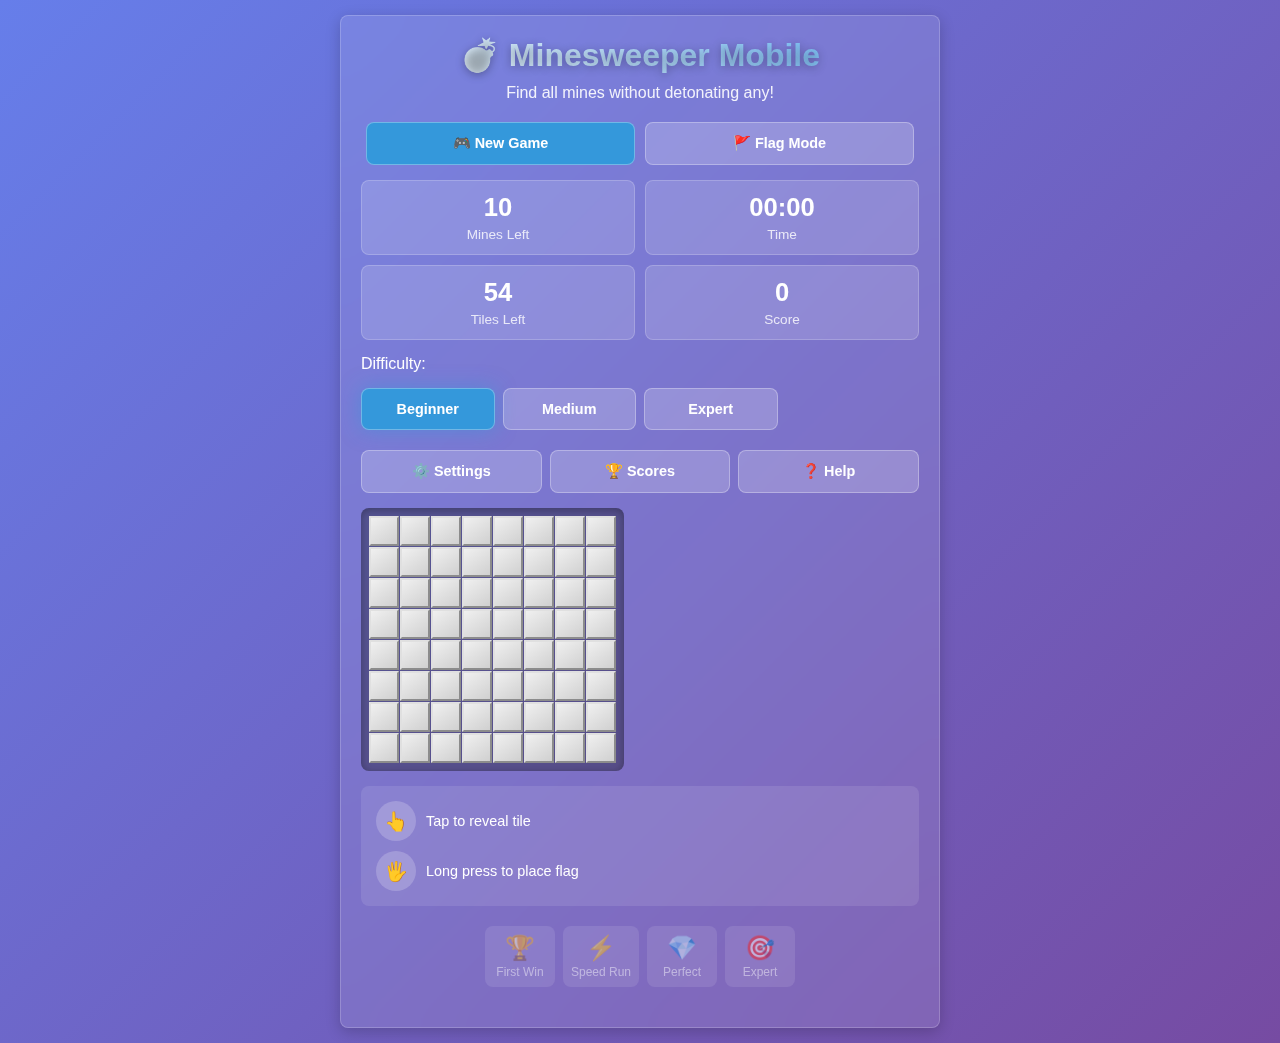
<file: index.html>
<!DOCTYPE html>
<html lang="en">
<head>
    <meta charset="UTF-8">
    <meta name="viewport" content="width=device-width, initial-scale=1.0, maximum-scale=1.0, user-scalable=no">
    <script src="script.js"></script>
    <link rel="stylesheet" href="styles.css">
    <title>Minesweeper Mobile</title>
</head>
<body>
    <div class="game-container">
        <div class="header">
            <h1 class="title">💣 Minesweeper Mobile</h1>
            <p class="subtitle">Find all mines without detonating any!</p>
        </div>

        <div class="mobile-controls">
            <button class="btn primary" onclick="newGame()">🎮 New Game</button>
            <button class="btn" id="flag-btn" onclick="toggleFlagMode()">🚩 Flag Mode</button>
        </div>

        <div class="stats-panel">
            <div class="stat-card">
                <div class="stat-value" id="mines-count">10</div>
                <div class="stat-label">Mines Left</div>
            </div>
            <div class="stat-card">
                <div class="stat-value" id="timer">00:00</div>
                <div class="stat-label">Time</div>
            </div>
            <div class="stat-card">
                <div class="stat-value" id="tiles-left">54</div>
                <div class="stat-label">Tiles Left</div>
            </div>
            <div class="stat-card">
                <div class="stat-value" id="score">0</div>
                <div class="stat-label">Score</div>
            </div>
        </div>

        <div class="controls">
            <label>Difficulty:</label>
            <div class="difficulty-buttons">
                <button class="btn active" onclick="setDifficulty('beginner')">Beginner</button>
                <button class="btn" onclick="setDifficulty('intermediate')">Medium</button>
                <button class="btn" onclick="setDifficulty('expert')">Expert</button>
            </div>
        </div>

        <div class="game-actions">
            <button class="btn" onclick="toggleSettings()">⚙️ Settings</button>
            <button class="btn" onclick="showLeaderboard()">🏆 Scores</button>
            <button class="btn" onclick="showHelp()">❓ Help</button>
        </div>

        <div class="board-container">
            <div class="board" id="board"></div>
        </div>

        <div class="touch-instructions">
            <div class="touch-item">
                <div class="touch-icon">👆</div>
                <div>Tap to reveal tile</div>
            </div>
            <div class="touch-item">
                <div class="touch-icon">🖐️</div>
                <div>Long press to place flag</div>
            </div>
        </div>

        <div class="settings-panel" id="settings-panel">
            <h3>Game Settings</h3>
            <div class="setting-row">
                <div class="setting-label">Sound Effects:</div>
                <input type="checkbox" id="sound-toggle" checked onchange="toggleSound()">
            </div>
            <div class="setting-row">
                <div class="setting-label">Animations:</div>
                <input type="checkbox" id="animation-toggle" checked onchange="toggleAnimations()">
            </div>
            <div class="setting-row">
                <div class="setting-label">Theme:</div>
                <div class="themes">
                    <div class="theme-btn theme-classic active" onclick="setTheme('classic')"></div>
                    <div class="theme-btn theme-ocean" onclick="setTheme('ocean')"></div>
                    <div class="theme-btn theme-sunset" onclick="setTheme('sunset')"></div>
                    <div class="theme-btn theme-forest" onclick="setTheme('forest')"></div>
                    <div class="theme-btn theme-dark" onclick="setTheme('dark')"></div>
                </div>
            </div>
        </div>

        <div class="achievements" id="achievements">
            <div class="achievement" data-achievement="first-win">
                <div class="achievement-icon">🏆</div>
                <div class="achievement-title">First Win</div>
            </div>
            <div class="achievement" data-achievement="speed-demon">
                <div class="achievement-icon">⚡</div>
                <div class="achievement-title">Speed Run</div>
            </div>
            <div class="achievement" data-achievement="perfectionist">
                <div class="achievement-icon">💎</div>
                <div class="achievement-title">Perfect</div>
            </div>
            <div class="achievement" data-achievement="expert-cleared">
                <div class="achievement-icon">🎯</div>
                <div class="achievement-title">Expert</div>
            </div>
        </div>
    </div>

    <!-- Game Over Modal -->
    <div class="modal" id="game-modal">
        <div class="modal-content">
            <h2 class="modal-title" id="modal-title">Game Over!</h2>
            <p id="modal-message">Better luck next time!</p>
            <div id="modal-stats"></div>
            <div class="modal-buttons">
                <button class="btn primary" onclick="newGame(); closeModal()">Play Again</button>
                <button class="btn" onclick="closeModal()">Close</button>
            </div>
        </div>
    </div>

    <!-- Leaderboard Modal -->
    <div class="modal" id="leaderboard-modal">
        <div class="modal-content">
            <h2 class="modal-title">🏆 High Scores</h2>
            <div class="leaderboard" id="leaderboard-content"></div>
            <button class="btn" onclick="closeLeaderboard()">Close</button>
        </div>
    </div>

    <!-- Help Modal -->
    <div class="modal" id="help-modal">
        <div class="modal-content">
            <h2 class="modal-title">How to Play</h2>
            <div style="text-align: left; padding: 10px 0;">
                <p><strong>Goal:</strong> Clear the minefield without detonating any mines.</p>
                <p><strong>Controls:</strong></p>
                <ul style="padding-left: 20px; margin: 10px 0;">
                    <li><strong>Tap a tile</strong> to reveal it</li>
                    <li><strong>Long press</strong> to place/remove a flag</li>
                    <li>Numbers show mines in adjacent tiles</li>
                </ul>
                <p><strong>Tips:</strong></p>
                <ul style="padding-left: 20px; margin: 10px 0;">
                    <li>Start with corners and edges</li>
                    <li>Use flags to mark potential mines</li>
                    <li>Look for patterns in the numbers</li>
                </ul>
            </div>
            <button class="btn primary" onclick="closeHelp()">Got it!</button>
        </div>
    </div>
</body>
</html>
</file>
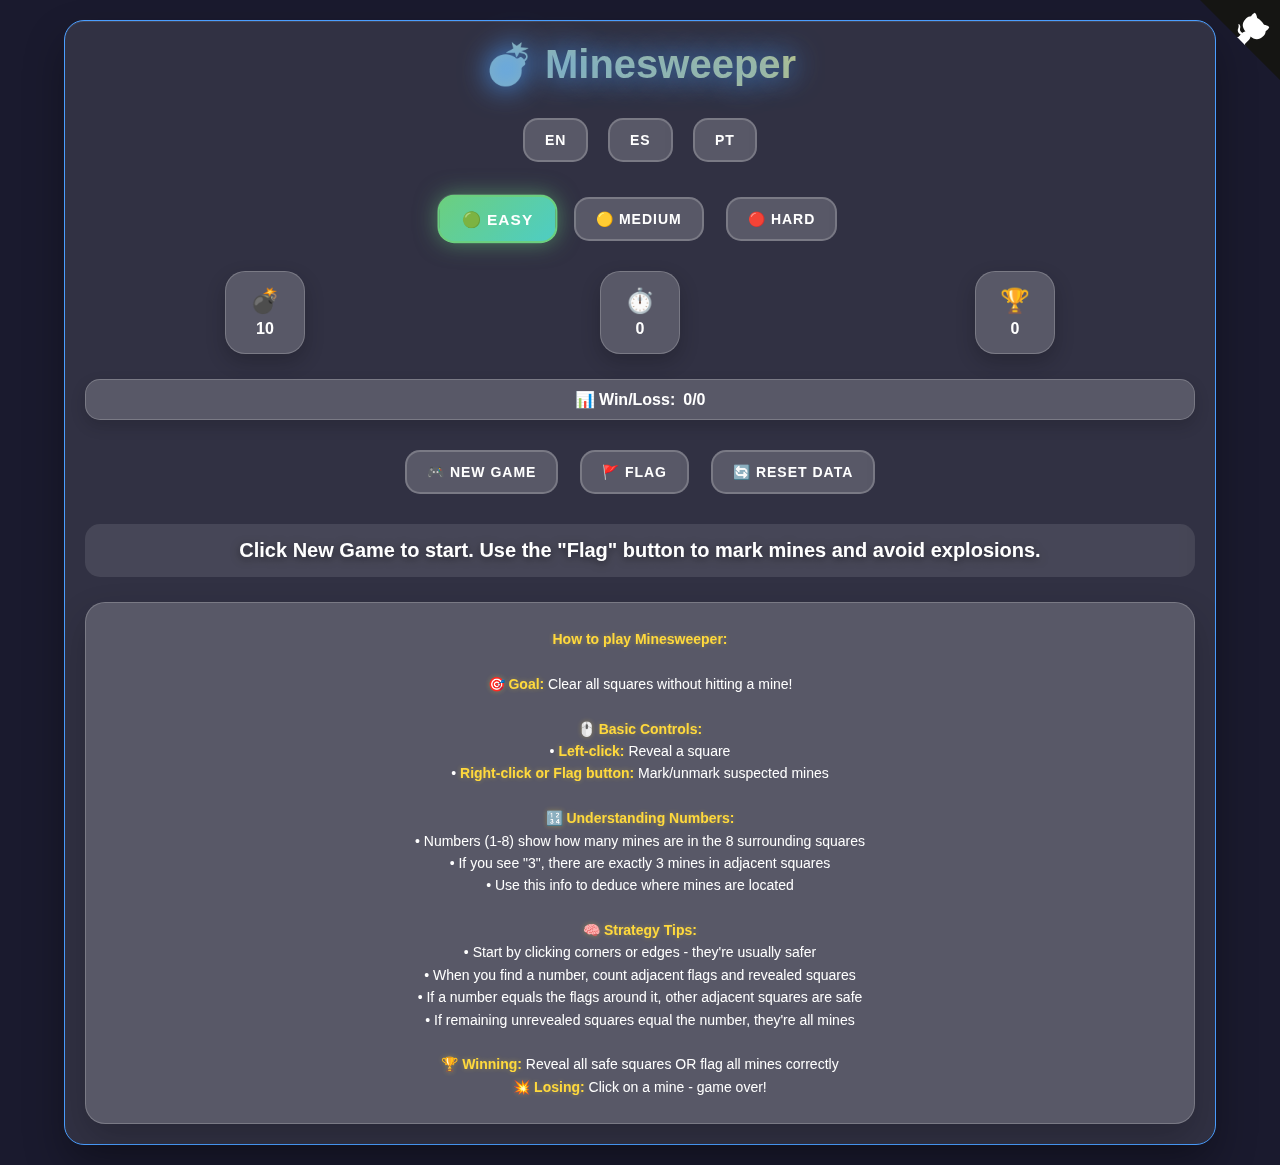
<file: minesweeper_game/index.html>
<!-- 
MINESWEEPER GAME - HTML STRUCTURE DOCUMENTATION

This H    <title>💣 Minesweeper</title>
    <link rel="icon" href="favicon.ico" type="image/x-icon">
    <link rel="apple-touch-icon" sizes="180x180" href="apple-touch-icon.png">
    <link rel="icon" type="image/png" sizes="32x32" href="favicon-32x32.png">
    <link rel="icon" type="image/png" sizes="16x16" href="favicon-16x16.png">
    <link rel="manifest" href="site.webmanifest">ile serves as the main interface for a responsive Minesweeper game with the following features:

META CONFIGURATION:
- UTF-8 encoding for proper character support
- Responsive viewport settings with user scaling disabled
- Theme color set to dark blue (#1a1a2e) for mobile browsers
- Critical CSS inlined for faster loading performance

GITHUB INTEGRATION:
- GitHub corner ribbon with animated octocat for source code access
- Links to: https://github.com/eduardo2580/minesweeper
- Responsive animations that adapt to mobile devices

GAME INTERFACE COMPONENTS:

1. LANGUAGE CONTROLS:
    - Multi-language support (EN/ES/PT)
    - Active state management for selected language

2. DIFFICULTY SETTINGS:
    - Three difficulty levels: Easy (🟢), Medium (🟡), Hard (🔴)
    - Visual indicators with emoji and color coding

3. GAME STATISTICS:
    - Real-time mine counter (💣)
    - Game timer (⏱️)
    - Score tracking (🏆)
    - Win/Loss ratio display (📊)

4. GAME CONTROLS:
    - New Game button (🎮)
    - Flag toggle button (🚩)
    - Reset Data button (🔄)

5. GAME BOARD:
    - Dynamic board container (initially hidden)
    - Populated via JavaScript based on difficulty

6. USER FEEDBACK:
    - Message area for game notifications
    - Comprehensive instructions section with gameplay mechanics

ACCESSIBILITY FEATURES:
- Proper ARIA labels for screen readers
- Semantic HTML structure
- Mobile-friendly touch controls
- High contrast color scheme

EXTERNAL DEPENDENCIES:
- styles.css: Main stylesheet
- script.js: Game logic and functionality

The layout is containerized with responsive design principles, ensuring optimal gameplay across desktop and mobile devices.
-->
<!DOCTYPE html>
<html lang="en">
<head>
    <meta charset="UTF-8">
    <meta name="viewport" content="width=device-width, initial-scale=1.0, user-scalable=no">
    <meta name="theme-color" content="#1a1a2e">
    <link rel="stylesheet" href="styles.css">
    <title>Minesweeper</title>
    <link rel="apple-touch-icon" sizes="180x180" href="apple-touch-icon.png">
    <link rel="icon" type="image/png" sizes="32x32" href="favicon-32x32.png">
    <link rel="icon" type="image/png" sizes="16x16" href="favicon-16x16.png">
    <link rel="manifest" href="site.webmanifest">
    <style>
        /* Critical CSS for fast loading */
        body { font-family: Arial, sans-serif; margin: 0; background: #1a1a2e; color: white; }
        .container { max-width: 90vw; margin: 0 auto; padding: 20px; }
    </style>
</head>
<body>
    <a href="https://github.com/eduardo2580/minesweeper" class="github-corner" aria-label="View source on GitHub" style="z-index: 9999;"><svg width="80" height="80" viewBox="0 0 250 250" style="fill:#151513; color:#fff; position: absolute; top: 0; border: 0; right: 0;" aria-hidden="true"><path d="M0,0 L115,115 L130,115 L142,142 L250,250 L250,0 Z"/><path d="M128.3,109.0 C113.8,99.7 119.0,89.6 119.0,89.6 C122.0,82.7 120.5,78.6 120.5,78.6 C119.2,72.0 123.4,76.3 123.4,76.3 C127.3,80.9 125.5,87.3 125.5,87.3 C122.9,97.6 130.6,101.9 134.4,103.2" fill="currentColor" style="transform-origin: 130px 106px;" class="octo-arm"/><path d="M115.0,115.0 C114.9,115.1 118.7,116.5 119.8,115.4 L133.7,101.6 C136.9,99.2 139.9,98.4 142.2,98.6 C133.8,88.0 127.5,74.4 143.8,58.0 C148.5,53.4 154.0,51.2 159.7,51.0 C160.3,49.4 163.2,43.6 171.4,40.1 C171.4,40.1 176.1,42.5 178.8,56.2 C183.1,58.6 187.2,61.8 190.9,65.4 C194.5,69.0 197.7,73.2 200.1,77.6 C213.8,80.2 216.3,84.9 216.3,84.9 C212.7,93.1 206.9,96.0 205.4,96.6 C205.1,102.4 203.0,107.8 198.3,112.5 C181.9,128.9 168.3,122.5 157.7,114.1 C157.9,116.9 156.7,120.9 152.7,124.9 L141.0,136.5 C139.8,137.7 141.6,141.9 141.8,141.8 Z" fill="currentColor" class="octo-body"/></svg></a><style>.github-corner:hover .octo-arm{animation:octocat-wave 560ms ease-in-out}@keyframes octocat-wave{0%,100%{transform:rotate(0)}20%,60%{transform:rotate(-25deg)}40%,80%{transform:rotate(10deg)}}@media (max-width:500px){.github-corner:hover .octo-arm{animation:none}.github-corner .octo-arm{animation:octocat-wave 560ms ease-in-out}}</style>
    <div class="container">
        <h1 id="title">💣 MINESWEEPER</h1>
        
        <div class="controls">
            <button class="lang-btn active" data-lang="en">EN</button>
            <button class="lang-btn" data-lang="es">ES</button>
            <button class="lang-btn" data-lang="pt">PT</button>
        </div>
        
        <div class="difficulty-controls">
            <button class="diff-btn active" data-diff="easy" id="easyBtn">🟢 Easy</button>
            <button class="diff-btn" data-diff="medium" id="mediumBtn">🟡 Medium</button>
            <button class="diff-btn" data-diff="hard" id="hardBtn">🔴 Hard</button>
        </div>
        
        <div class="stats">
            <div class="stat">
                <div>💣</div>
                <div id="mines">10</div>
            </div>
            <div class="stat">
                <div>⏱️</div>
                <div id="time">0</div>
            </div>
            <div class="stat">
                <div>🏆</div>
                <div id="score">0</div>
            </div>
        </div>
        
        <div class="records">
            <div class="record">
                <div id="winLossLabel">📊 Win/Loss:</div>
                <div id="winLoss">0/0</div>
            </div>
        </div>
        
        <div class="game-buttons">
            <button class="btn" id="newGameBtn">🎮 New Game</button>
            <button class="btn" id="flagBtn">🚩 Flag</button>
            <button class="btn" id="resetBtn">🔄 Reset Data</button>
        </div>
        
        <div class="board" id="board" style="display: none;"></div>
        
        <div class="message" id="message"></div>
        
        <div class="instructions" id="instructions">
            <strong>How to play Minesweeper:</strong><br><br>
            <strong>🎯 Goal:</strong> Clear all squares without hitting a mine!<br><br>
            
            <strong>🖱️ Basic Controls:</strong><br>
            • <strong>Left-click:</strong> Reveal a square<br>
            • <strong>Right-click or Flag button:</strong> Mark/unmark suspected mines<br><br>
            
            <strong>🔢 Understanding Numbers:</strong><br>
            • Numbers (1-8) show how many mines are in the 8 surrounding squares<br>
            • If you see "3", there are exactly 3 mines in adjacent squares<br>
            • Use this info to deduce where mines are located<br><br>
            
            <strong>🧠 Strategy Tips:</strong><br>
            • Start by clicking corners or edges - they're usually safer<br>
            • When you find a number, count adjacent flags and revealed squares<br>
            • If a number equals the flags around it, other adjacent squares are safe<br>
            • If remaining unrevealed squares equal the number, they're all mines<br><br>
            
            <strong>🏆 Winning:</strong> Reveal all safe squares OR flag all mines correctly<br>
            <strong>💥 Losing:</strong> Click on a mine - game over!
        </div>
    </div>

    <script>

    </script>
    <script src="script.js"></script>
</body>
</html>
</file>
<file: styles.css>
:root {
    --primary-color: #2c3e50;
    --secondary-color: #3498db;
    --accent-color: #e74c3c;
    --success-color: #27ae60;
    --warning-color: #f39c12;
    --bg-gradient: linear-gradient(135deg, #667eea 0%, #764ba2 100%);
    --tile-size: 30px;
    --border-radius: 8px;
    --shadow: 0 4px 15px rgba(0,0,0,0.2);
    --glow: 0 0 20px rgba(52, 152, 219, 0.5);
}

* {
    margin: 0;
    padding: 0;
    box-sizing: border-box;
    -webkit-tap-highlight-color: transparent;
}

body {
    font-family: 'Segoe UI', Tahoma, Geneva, Verdana, sans-serif;
    background: var(--bg-gradient);
    min-height: 100vh;
    display: flex;
    flex-direction: column;
    align-items: center;
    padding: 15px;
    color: white;
    overflow-x: auto;
    touch-action: manipulation;
}

.game-container {
    background: rgba(255, 255, 255, 0.1);
    backdrop-filter: blur(20px);
    border-radius: var(--border-radius);
    padding: 20px;
    box-shadow: var(--shadow);
    border: 1px solid rgba(255, 255, 255, 0.2);
    width: 100%;
    max-width: 600px;
}

.header {
    text-align: center;
    margin-bottom: 20px;
}

.title {
    font-size: 2rem;
    font-weight: 700;
    margin-bottom: 10px;
    background: linear-gradient(45deg, #fff, #64b5f6);
    -webkit-background-clip: text;
    -webkit-text-fill-color: transparent;
    background-clip: text;
    text-shadow: 0 2px 10px rgba(0,0,0,0.3);
}

.subtitle {
    font-size: 1rem;
    opacity: 0.9;
    margin-bottom: 15px;
}

.mobile-controls {
    display: flex;
    justify-content: space-between;
    margin-bottom: 15px;
}

.mobile-controls .btn {
    flex: 1;
    margin: 0 5px;
}

.stats-panel {
    display: grid;
    grid-template-columns: repeat(2, 1fr);
    gap: 10px;
    margin-bottom: 15px;
}

.stat-card {
    background: rgba(255, 255, 255, 0.15);
    padding: 12px;
    border-radius: var(--border-radius);
    text-align: center;
    border: 1px solid rgba(255, 255, 255, 0.2);
    transition: all 0.3s ease;
}

.stat-value {
    font-size: 1.6rem;
    font-weight: bold;
    margin-bottom: 5px;
}

.stat-label {
    font-size: 0.85rem;
    opacity: 0.8;
}

.controls {
    display: flex;
    flex-direction: column;
    gap: 15px;
    margin-bottom: 20px;
}

.difficulty-buttons {
    display: grid;
    grid-template-columns: repeat(4, 1fr);
    gap: 8px;
}

.btn {
    padding: 12px;
    border: none;
    border-radius: var(--border-radius);
    cursor: pointer;
    font-weight: 600;
    transition: all 0.3s ease;
    background: rgba(255, 255, 255, 0.2);
    color: white;
    border: 1px solid rgba(255, 255, 255, 0.3);
    font-size: 0.9rem;
    display: flex;
    align-items: center;
    justify-content: center;
    gap: 5px;
}

.btn:hover {
    transform: translateY(-2px);
    box-shadow: 0 6px 20px rgba(0,0,0,0.3);
}

.btn.active {
    background: var(--secondary-color);
    box-shadow: var(--glow);
}

.btn.primary {
    background: var(--secondary-color);
}

.btn.danger {
    background: var(--accent-color);
}

.btn.success {
    background: var(--success-color);
}

.game-actions {
    display: grid;
    grid-template-columns: repeat(3, 1fr);
    gap: 8px;
    margin-bottom: 15px;
}

.board-container {
    overflow: auto;
    margin: 0 -10px;
    padding: 0 10px;
}

.board {
    display: inline-grid;
    gap: 1px;
    background: rgba(0, 0, 0, 0.3);
    border-radius: var(--border-radius);
    padding: 8px;
    box-shadow: inset 0 2px 10px rgba(0,0,0,0.3);
    margin: 0 auto;
}

.tile {
    width: var(--tile-size);
    height: var(--tile-size);
    background: linear-gradient(145deg, #f0f0f0, #d0d0d0);
    border: 2px outset #e0e0e0;
    display: flex;
    align-items: center;
    justify-content: center;
    font-weight: bold;
    font-size: 14px;
    cursor: pointer;
    transition: all 0.2s ease;
    user-select: none;
}

.tile.revealed {
    background: linear-gradient(145deg, #e8e8e8, #c8c8c8);
    border: 1px inset #d0d0d0;
    cursor: default;
}

.tile.mine {
    background: linear-gradient(145deg, #ff6b6b, #ff4757);
    animation: explosion 0.5s ease-out;
}

.tile.flagged {
    background: linear-gradient(145deg, #feca57, #ff9ff3);
}

.tile.questioned {
    background: linear-gradient(145deg, #a8e6cf, #88d8a3);
}

/* Number colors */
.tile.n1 { color: #0066cc; }
.tile.n2 { color: #009900; }
.tile.n3 { color: #cc0000; }
.tile.n4 { color: #000080; }
.tile.n5 { color: #800000; }
.tile.n6 { color: #008080; }
.tile.n7 { color: #000000; }
.tile.n8 { color: #808080; }

@keyframes explosion {
    0% { transform: scale(1); }
    50% { transform: scale(1.3); background: #ff0000; }
    100% { transform: scale(1); }
}

@keyframes reveal {
    0% { transform: scale(0.8); opacity: 0; }
    100% { transform: scale(1); opacity: 1; }
}

.tile.revealing {
    animation: reveal 0.2s ease-out;
}

@keyframes win {
    0%, 100% { transform: scale(1); }
    50% { transform: scale(1.1); }
}

.winning {
    animation: win 0.5s ease-in-out 3;
}

.modal {
    position: fixed;
    top: 0;
    left: 0;
    width: 100%;
    height: 100%;
    background: rgba(0, 0, 0, 0.8);
    display: none;
    align-items: center;
    justify-content: center;
    z-index: 1000;
    padding: 20px;
}

.modal.show {
    display: flex;
}

.modal-content {
    background: var(--bg-gradient);
    padding: 30px;
    border-radius: var(--border-radius);
    text-align: center;
    width: 100%;
    max-width: 400px;
    box-shadow: var(--shadow);
    border: 1px solid rgba(255, 255, 255, 0.2);
}

.modal-title {
    font-size: 1.8rem;
    margin-bottom: 20px;
}

.modal-buttons {
    display: flex;
    gap: 10px;
    margin-top: 20px;
}

.modal-buttons .btn {
    flex: 1;
}

.settings-panel {
    display: none;
    background: rgba(255, 255, 255, 0.1);
    padding: 20px;
    border-radius: var(--border-radius);
    margin-top: 20px;
}

.settings-panel.show {
    display: block;
}

.setting-row {
    display: flex;
    justify-content: space-between;
    align-items: center;
    margin-bottom: 15px;
    flex-wrap: wrap;
}

.setting-label {
    flex: 1;
    min-width: 120px;
}

.slider {
    flex: 2;
    min-width: 150px;
}

.themes {
    display: flex;
    gap: 8px;
    flex-wrap: wrap;
    justify-content: flex-end;
}

.theme-btn {
    width: 35px;
    height: 35px;
    border-radius: 50%;
    border: 2px solid white;
    cursor: pointer;
    transition: all 0.3s ease;
}

.theme-btn.active {
    transform: scale(1.2);
    box-shadow: 0 0 15px rgba(255, 255, 255, 0.8);
}

.theme-classic { background: linear-gradient(135deg, #667eea 0%, #764ba2 100%); }
.theme-ocean { background: linear-gradient(135deg, #2196F3 0%, #21CBF3 100%); }
.theme-sunset { background: linear-gradient(135deg, #FF9A56 0%, #FF6B6B 100%); }
.theme-forest { background: linear-gradient(135deg, #11998e 0%, #38ef7d 100%); }
.theme-dark { background: linear-gradient(135deg, #2c3e50 0%, #4a6741 100%); }

.achievements {
    display: flex;
    gap: 8px;
    flex-wrap: wrap;
    justify-content: center;
    margin: 20px 0;
}

.achievement {
    background: rgba(255, 255, 255, 0.2);
    padding: 8px;
    border-radius: var(--border-radius);
    text-align: center;
    min-width: 70px;
    opacity: 0.5;
    transition: all 0.3s ease;
    font-size: 0.85rem;
}

.achievement.unlocked {
    opacity: 1;
    background: rgba(39, 174, 96, 0.3);
    box-shadow: 0 0 15px rgba(39, 174, 96, 0.5);
}

.achievement-icon {
    font-size: 1.5rem;
    margin-bottom: 3px;
}

.achievement-title {
    font-size: 0.75rem;
}

/* Touch instructions */
.touch-instructions {
    background: rgba(255, 255, 255, 0.1);
    padding: 15px;
    border-radius: var(--border-radius);
    margin-top: 15px;
    display: flex;
    flex-direction: column;
    gap: 10px;
    font-size: 0.9rem;
}

.touch-item {
    display: flex;
    align-items: center;
    gap: 10px;
}

.touch-icon {
    background: rgba(255, 255, 255, 0.2);
    width: 40px;
    height: 40px;
    border-radius: 50%;
    display: flex;
    align-items: center;
    justify-content: center;
    font-size: 1.2rem;
}

/* Mobile specific optimizations */
@media (max-width: 768px) {
    :root {
        --tile-size: 28px;
    }
    
    .game-container {
        padding: 15px;
    }
    
    .title {
        font-size: 1.8rem;
    }
    
    .difficulty-buttons {
        grid-template-columns: repeat(2, 1fr);
    }
}

@media (max-width: 480px) {
    :root {
        --tile-size: 24px;
    }
    
    .game-container {
        padding: 12px;
    }
    
    .title {
        font-size: 1.6rem;
    }
    
    .btn {
        padding: 10px;
        font-size: 0.85rem;
    }
    
    .stat-value {
        font-size: 1.4rem;
    }
    
    .stat-card {
        padding: 10px;
    }
    
    .modal-content {
        padding: 20px;
    }
}

@media (max-width: 360px) {
    :root {
        --tile-size: 22px;
    }
    
    .btn {
        font-size: 0.8rem;
    }
}
</file>
<file: minesweeper_game/styles.css>
/**
 * The Best Minesweeper Game - Enhanced CSS with Minimal JS
 * Modern animations, smooth transitions, and beautiful UI
 */

:root {
    --primary-color: #4a9eff;
    --secondary-color: #ff6b6b;
    --accent-color: #ffd93d;
    --success-color: #6bcf7f;
    --danger-color: #e74c3c;
    --dark-bg: #1a1a2e;
    --panel-bg: #16213e;
    --glass-bg: rgba(255, 255, 255, 0.1);
    --border-color: #4a9eff;
    --shadow-light: rgba(255, 255, 255, 0.1);
    --shadow-dark: rgba(0, 0, 0, 0.3);
    --glow-primary: 0 0 20px rgba(74, 158, 255, 0.5);
    --glow-success: 0 0 20px rgba(107, 207, 127, 0.5);
    --glow-danger: 0 0 20px rgba(255, 107, 107, 0.5);
}

* {
    margin: 0;
    padding: 0;
    box-sizing: border-box;
}

body {
    font-family: 'Segoe UI', -apple-system, BlinkMacSystemFont, sans-serif;
    background: linear-gradient(135deg, var(--dark-bg) 0%, var(--panel-bg) 100%);
    min-height: 100vh;
    display: flex;
    flex-direction: column;
    align-items: center;
    justify-content: center;
    padding: 20px;
    color: white;
    overflow-x: hidden;
    /* Hardware acceleration */
    -webkit-transform: translateZ(0);
    transform: translateZ(0);
    will-change: auto;
}

/* Modern Container with Glassmorphism */
.container {
    background: var(--glass-bg);
    backdrop-filter: blur(20px);
    border: 1px solid var(--border-color);
    border-radius: 20px;
    padding: 30px;
    text-align: center;
    max-width: 500px;
    width: 100%;
    box-shadow: 
        0 20px 40px var(--shadow-dark),
        inset 0 1px 0 var(--shadow-light);
    animation: containerFloat 6s ease-in-out infinite;
    transform-style: preserve-3d;
}

@keyframes containerFloat {
    0%, 100% { transform: translateY(0) rotateX(0deg); }
    50% { transform: translateY(-10px) rotateX(1deg); }
}

/* Enhanced Typography */
h1 {
    font-size: 2.5rem;
    font-weight: 700;
    margin-bottom: 25px;
    background: linear-gradient(45deg, var(--primary-color), var(--accent-color));
    -webkit-background-clip: text;
    -webkit-text-fill-color: transparent;
    background-clip: text;
    text-shadow: 0 0 30px var(--primary-color);
    animation: titleGlow 3s ease-in-out infinite alternate;
}

@keyframes titleGlow {
    from { filter: drop-shadow(0 0 10px var(--primary-color)); }
    to { filter: drop-shadow(0 0 20px var(--accent-color)); }
}

/* Modern Controls with Enhanced Animations */
.controls {
    margin-bottom: 25px;
    display: flex;
    justify-content: center;
    gap: 10px;
    flex-wrap: wrap;
}

.lang-btn, .btn, .diff-btn {
    background: var(--glass-bg);
    backdrop-filter: blur(10px);
    border: 2px solid rgba(255, 255, 255, 0.2);
    color: white;
    padding: 12px 20px;
    margin: 5px;
    border-radius: 15px;
    cursor: pointer;
    font-size: 14px;
    font-weight: 600;
    text-transform: uppercase;
    letter-spacing: 1px;
    position: relative;
    overflow: hidden;
    transition: all 0.4s cubic-bezier(0.175, 0.885, 0.32, 1.275);
    transform: translateZ(0);
    will-change: transform, background, box-shadow;
}

.lang-btn::before, .btn::before, .diff-btn::before {
    content: '';
    position: absolute;
    top: 0;
    left: -100%;
    width: 100%;
    height: 100%;
    background: linear-gradient(90deg, transparent, rgba(255, 255, 255, 0.2), transparent);
    transition: left 0.5s;
}

.lang-btn:hover::before, .btn:hover::before, .diff-btn:hover::before {
    left: 100%;
}

.lang-btn:hover, .btn:hover, .diff-btn:hover {
    background: rgba(255, 255, 255, 0.25);
    transform: translateY(-3px) scale(1.05);
    box-shadow: var(--glow-primary), 0 8px 25px rgba(0, 0, 0, 0.3);
    border-color: var(--primary-color);
}

.lang-btn.active, .diff-btn.active {
    background: linear-gradient(135deg, var(--success-color), #4ecdc4);
    border-color: var(--success-color);
    box-shadow: var(--glow-success);
    transform: scale(1.1);
    animation: pulseGlow 2s ease-in-out infinite;
}

@keyframes pulseGlow {
    0%, 100% { box-shadow: var(--glow-success); }
    50% { box-shadow: var(--glow-success), 0 0 30px rgba(107, 207, 127, 0.7); }
}

.difficulty-controls {
    margin-bottom: 25px;
    display: flex;
    justify-content: center;
    gap: 12px;
    flex-wrap: wrap;
}

.game-buttons {
    margin-bottom: 25px;
    display: flex;
    justify-content: center;
    gap: 12px;
    flex-wrap: wrap;
}

/* Enhanced Statistics Display */
.stats {
    display: flex;
    justify-content: space-around;
    margin-bottom: 25px;
    gap: 15px;
    flex-wrap: wrap;
}

.stat {
    background: var(--glass-bg);
    backdrop-filter: blur(15px);
    border: 1px solid rgba(255, 255, 255, 0.2);
    padding: 15px 20px;
    border-radius: 20px;
    min-width: 80px;
    text-align: center;
    font-weight: 700;
    font-size: 16px;
    transition: all 0.3s ease;
    box-shadow: 0 8px 20px rgba(0, 0, 0, 0.2);
    transform: translateZ(0);
    will-change: transform;
}

.stat:hover {
    transform: translateY(-2px) scale(1.05);
    background: rgba(255, 255, 255, 0.2);
    box-shadow: 0 12px 30px rgba(0, 0, 0, 0.3);
}

.stat div:first-child {
    font-size: 24px;
    margin-bottom: 5px;
    animation: iconBounce 2s ease-in-out infinite;
}

@keyframes iconBounce {
    0%, 100% { transform: scale(1); }
    50% { transform: scale(1.1); }
}

.records {
    display: flex;
    justify-content: space-between;
    margin-bottom: 25px;
    gap: 15px;
    flex-wrap: wrap;
}

.record {
    background: var(--glass-bg);
    backdrop-filter: blur(15px);
    border: 1px solid rgba(255, 255, 255, 0.2);
    padding: 10px 20px;
    border-radius: 15px;
    font-weight: 600;
    display: flex;
    align-items: center;
    gap: 8px;
    box-shadow: 0 6px 15px rgba(0, 0, 0, 0.15);
    flex: 1;
    min-width: 140px;
    justify-content: center;
    transition: all 0.3s ease;
}

.record:hover {
    transform: translateY(-2px);
    box-shadow: 0 8px 20px rgba(0, 0, 0, 0.25);
}

/* Modern Game Board with Smooth Animations */
.board {
    display: inline-grid;
    gap: 2px;
    background: var(--glass-bg);
    backdrop-filter: blur(20px);
    padding: 20px;
    border-radius: 20px;
    margin-bottom: 25px;
    border: 2px solid rgba(255, 255, 255, 0.1);
    box-shadow: 
        0 20px 40px rgba(0, 0, 0, 0.3),
        inset 0 1px 0 rgba(255, 255, 255, 0.1);
    animation: boardAppear 0.6s cubic-bezier(0.175, 0.885, 0.32, 1.275);
    transform: translateZ(0);
    will-change: transform;
}

@keyframes boardAppear {
    0% { 
        opacity: 0; 
        transform: scale(0.8) rotateY(15deg); 
    }
    100% { 
        opacity: 1; 
        transform: scale(1) rotateY(0deg); 
    }
}

.cell {
    width: 35px;
    height: 35px;
    background: linear-gradient(145deg, #f0f0f0, #d1d1d1);
    border: 2px solid #e0e0e0;
    display: flex;
    align-items: center;
    justify-content: center;
    font-weight: 700;
    font-size: 16px;
    cursor: pointer;
    user-select: none;
    border-radius: 8px;
    position: relative;
    transition: all 0.2s cubic-bezier(0.25, 0.46, 0.45, 0.94);
    transform: translateZ(0);
    will-change: transform, background;
    box-shadow: 
        0 2px 4px rgba(0, 0, 0, 0.1),
        inset 0 1px 0 rgba(255, 255, 255, 0.7);
}

.cell::before {
    content: '';
    position: absolute;
    top: 0;
    left: 0;
    right: 0;
    bottom: 0;
    background: linear-gradient(45deg, transparent 30%, rgba(255, 255, 255, 0.3) 50%, transparent 70%);
    opacity: 0;
    transition: opacity 0.3s ease;
    border-radius: 6px;
}

.cell:hover::before {
    opacity: 1;
}

.cell:hover {
    transform: translateY(-1px) scale(1.02);
    box-shadow: 
        0 4px 8px rgba(0, 0, 0, 0.2),
        inset 0 1px 0 rgba(255, 255, 255, 0.8);
}

.cell:active {
    transform: translateY(0) scale(0.98);
    transition: transform 0.1s ease;
}

.cell.revealed {
    background: linear-gradient(145deg, #e8e8e8, #c0c0c0);
    border: 1px solid #b0b0b0;
    box-shadow: inset 0 2px 4px rgba(0, 0, 0, 0.1);
    animation: cellReveal 0.3s cubic-bezier(0.175, 0.885, 0.32, 1.275);
}

@keyframes cellReveal {
    0% { 
        transform: scale(0.8) rotateY(90deg); 
        opacity: 0.5; 
    }
    100% { 
        transform: scale(1) rotateY(0deg); 
        opacity: 1; 
    }
}

.cell.mine {
    background: linear-gradient(145deg, var(--danger-color), #c0392b);
    color: white;
    animation: mineExplode 0.5s cubic-bezier(0.68, -0.55, 0.265, 1.55);
    box-shadow: var(--glow-danger);
}

@keyframes mineExplode {
    0% { transform: scale(1) rotate(0deg); opacity: 1; }
    25% { transform: scale(1.4) rotate(5deg); opacity: 0.9; }
    50% { transform: scale(1.6) rotate(-5deg); opacity: 0.8; }
    75% { transform: scale(1.3) rotate(3deg); opacity: 0.9; }
    100% { transform: scale(1) rotate(0deg); opacity: 1; }
}

.cell.flagged {
    background: linear-gradient(145deg, var(--accent-color), #f1c40f);
    animation: flagPlaced 0.4s cubic-bezier(0.175, 0.885, 0.32, 1.275);
    box-shadow: 0 0 15px rgba(255, 217, 61, 0.5);
}

@keyframes flagPlaced {
    0% { transform: scale(0.5) rotate(-180deg); }
    100% { transform: scale(1) rotate(0deg); }
}

/* Enhanced Flag Active State */
.flag-active {
    animation: flagPulse 1.5s ease-in-out infinite !important;
}

@keyframes flagPulse {
    0%, 100% { transform: scale(1.05); }
    50% { transform: scale(1.1); }
}

/* Enhanced Explosion Animation */
@keyframes explosionShake {
    0%, 100% { transform: translateX(0); }
    10% { transform: translateX(-10px) scale(1.1); }
    20% { transform: translateX(10px) scale(1.1); }
    30% { transform: translateX(-8px) scale(1.05); }
    40% { transform: translateX(8px) scale(1.05); }
    50% { transform: translateX(-6px) scale(1.02); }
    60% { transform: translateX(6px) scale(1.02); }
    70% { transform: translateX(-4px) scale(1.01); }
    80% { transform: translateX(4px) scale(1.01); }
    90% { transform: translateX(-2px) scale(1); }
}

/* Enhanced Win Celebration */
@keyframes winCelebration {
    0% { transform: scale(1) rotate(0deg); }
    25% { transform: scale(1.02) rotate(1deg); }
    50% { transform: scale(1.05) rotate(-1deg); }
    75% { transform: scale(1.02) rotate(0.5deg); }
    100% { transform: scale(1) rotate(0deg); }
}

/* Enhanced Number Colors with Glow Effects */
.cell.n1 { 
    color: #1e3a8a; 
    text-shadow: 0 0 8px rgba(30, 58, 138, 0.5);
    font-weight: 800;
}
.cell.n2 { 
    color: #166534; 
    text-shadow: 0 0 8px rgba(22, 101, 52, 0.5);
    font-weight: 800;
}
.cell.n3 { 
    color: #dc2626; 
    text-shadow: 0 0 8px rgba(220, 38, 38, 0.5);
    font-weight: 800;
}
.cell.n4 { 
    color: #1e1b4b; 
    text-shadow: 0 0 8px rgba(30, 27, 75, 0.5);
    font-weight: 800;
}
.cell.n5 { 
    color: #7c2d12; 
    text-shadow: 0 0 8px rgba(124, 45, 18, 0.5);
    font-weight: 800;
}
.cell.n6 { 
    color: #0c4a6e; 
    text-shadow: 0 0 8px rgba(12, 74, 110, 0.5);
    font-weight: 800;
}
.cell.n7 { 
    color: #374151; 
    text-shadow: 0 0 8px rgba(55, 65, 81, 0.5);
    font-weight: 800;
}
.cell.n8 { 
    color: #6b7280; 
    text-shadow: 0 0 8px rgba(107, 114, 128, 0.5);
    font-weight: 800;
}

/* Enhanced Message System */
.message {
    font-size: 20px;
    font-weight: 700;
    margin: 15px 0;
    text-shadow: 0 2px 8px rgba(0, 0, 0, 0.5);
    padding: 15px 25px;
    border-radius: 15px;
    backdrop-filter: blur(10px);
    transition: all 0.4s ease;
    min-height: 50px;
    display: flex;
    align-items: center;
    justify-content: center;
}

.message.win { 
    color: var(--success-color);
    background: rgba(107, 207, 127, 0.1);
    border: 2px solid var(--success-color);
    box-shadow: var(--glow-success);
    animation: winCelebration 1s ease-in-out;
}

.message.lose { 
    color: var(--danger-color);
    background: rgba(255, 107, 107, 0.1);
    border: 2px solid var(--danger-color);
    box-shadow: var(--glow-danger);
    animation: loseShake 0.5s ease-in-out;
}

@keyframes loseShake {
    0%, 100% { transform: translateX(0); }
    25% { transform: translateX(-10px); }
    75% { transform: translateX(10px); }
}

/* Enhanced Instructions Panel */
.instructions {
    background: var(--glass-bg);
    backdrop-filter: blur(20px);
    border: 1px solid rgba(255, 255, 255, 0.2);
    padding: 25px;
    border-radius: 20px;
    margin-top: 25px;
    font-size: 14px;
    line-height: 1.6;
    box-shadow: 0 15px 35px rgba(0, 0, 0, 0.2);
    transition: all 0.3s ease;
}

.instructions:hover {
    transform: translateY(-2px);
    box-shadow: 0 20px 40px rgba(0, 0, 0, 0.3);
}

.instructions strong {
    color: var(--accent-color);
    text-shadow: 0 0 5px rgba(255, 217, 61, 0.3);
}

/* Confetti Animation for Win */
@keyframes confetti {
    0% { 
        background: radial-gradient(circle at 20% 50%, var(--accent-color) 0%, transparent 50%),
                    radial-gradient(circle at 80% 50%, var(--success-color) 0%, transparent 50%),
                    radial-gradient(circle at 40% 40%, var(--primary-color) 0%, transparent 50%);
        transform: translateY(0) rotate(0deg);
    }
    100% { 
        background: radial-gradient(circle at 20% 50%, var(--accent-color) 0%, transparent 50%),
                    radial-gradient(circle at 80% 50%, var(--success-color) 0%, transparent 50%),
                    radial-gradient(circle at 40% 40%, var(--primary-color) 0%, transparent 50%);
        transform: translateY(-100vh) rotate(360deg);
    }
}

/* Particle Effects */
.particle {
    position: fixed;
    width: 10px;
    height: 10px;
    background: var(--accent-color);
    border-radius: 50%;
    pointer-events: none;
    z-index: 9999;
    animation: particleFall 3s ease-out forwards;
}

@keyframes particleFall {
    0% {
        transform: translateY(-100vh) rotate(0deg);
        opacity: 1;
    }
    100% {
        transform: translateY(100vh) rotate(360deg);
        opacity: 0;
    }
}

/* Responsive Design with Enhanced Mobile Experience */
@media (max-width: 768px) {
    .container {
        padding: 15px;
        max-width: 95vw;
    }
    
    h1 {
        font-size: 2rem;
        margin-bottom: 20px;
    }
    
    .controls, .difficulty-controls, .game-buttons {
        gap: 8px;
    }
    
    .lang-btn, .btn, .diff-btn {
        padding: 10px 16px;
        font-size: 13px;
    }
    
    .stat {
        min-width: 70px;
        padding: 12px 16px;
    }
    
    .board {
        padding: 15px;
    }
}

@media (max-width: 480px) {
    .cell {
        width: 30px;
        height: 30px;
        font-size: 14px;
    }
    
    .container {
        padding: 10px;
    }
    
    h1 {
        font-size: 1.8rem;
    }
    
    .lang-btn, .btn, .diff-btn {
        padding: 8px 12px;
        font-size: 12px;
        margin: 3px;
    }
    
    .stat {
        min-width: 60px;
        padding: 10px 12px;
        font-size: 14px;
    }
    
    .board {
        padding: 10px;
    }
    
    .message {
        font-size: 18px;
        padding: 12px 20px;
    }
    
    .instructions {
        padding: 20px;
        font-size: 13px;
    }
}

@media (max-width: 360px) {
    .cell {
        width: 25px;
        height: 25px;
        font-size: 12px;
    }
    
    h1 {
        font-size: 1.5rem;
    }
    
    .stat {
        min-width: 50px;
        padding: 8px 10px;
        font-size: 12px;
    }
    
    .stat div:first-child {
        font-size: 20px;
    }
    
    .board {
        padding: 8px;
    }
}

/* Performance Optimizations */
.cell, .btn, .lang-btn, .diff-btn, .stat, .container {
    backface-visibility: hidden;
    perspective: 1000px;
    transform: translateZ(0);
}

/* Optimize animations for 60fps */
.cell {
    contain: layout style paint;
}

.board {
    contain: layout;
}

/* GPU acceleration for smooth animations */
.cell, .message, .container {
    will-change: transform, opacity;
}

/* Disable animations on low-end devices */
@media (prefers-reduced-motion: reduce) {
    *, *::before, *::after {
        animation-duration: 0.01ms !important;
        animation-iteration-count: 1 !important;
        transition-duration: 0.01ms !important;
    }
}

/* Custom Scrollbar */
::-webkit-scrollbar {
    width: 8px;
}

::-webkit-scrollbar-track {
    background: var(--glass-bg);
    border-radius: 10px;
}

::-webkit-scrollbar-thumb {
    background: var(--primary-color);
    border-radius: 10px;
    box-shadow: inset 0 0 6px rgba(0, 0, 0, 0.3);
}

::-webkit-scrollbar-thumb:hover {
    background: var(--secondary-color);
}

/* Loading Animation */
@keyframes shimmer {
    0% { background-position: -200px 0; }
    100% { background-position: calc(200px + 100%) 0; }
}

.loading {
    background: linear-gradient(90deg, #f0f0f0 25%, #e0e0e0 50%, #f0f0f0 75%);
    background-size: 200px 100%;
    animation: shimmer 1.5s infinite;
}
</file>
